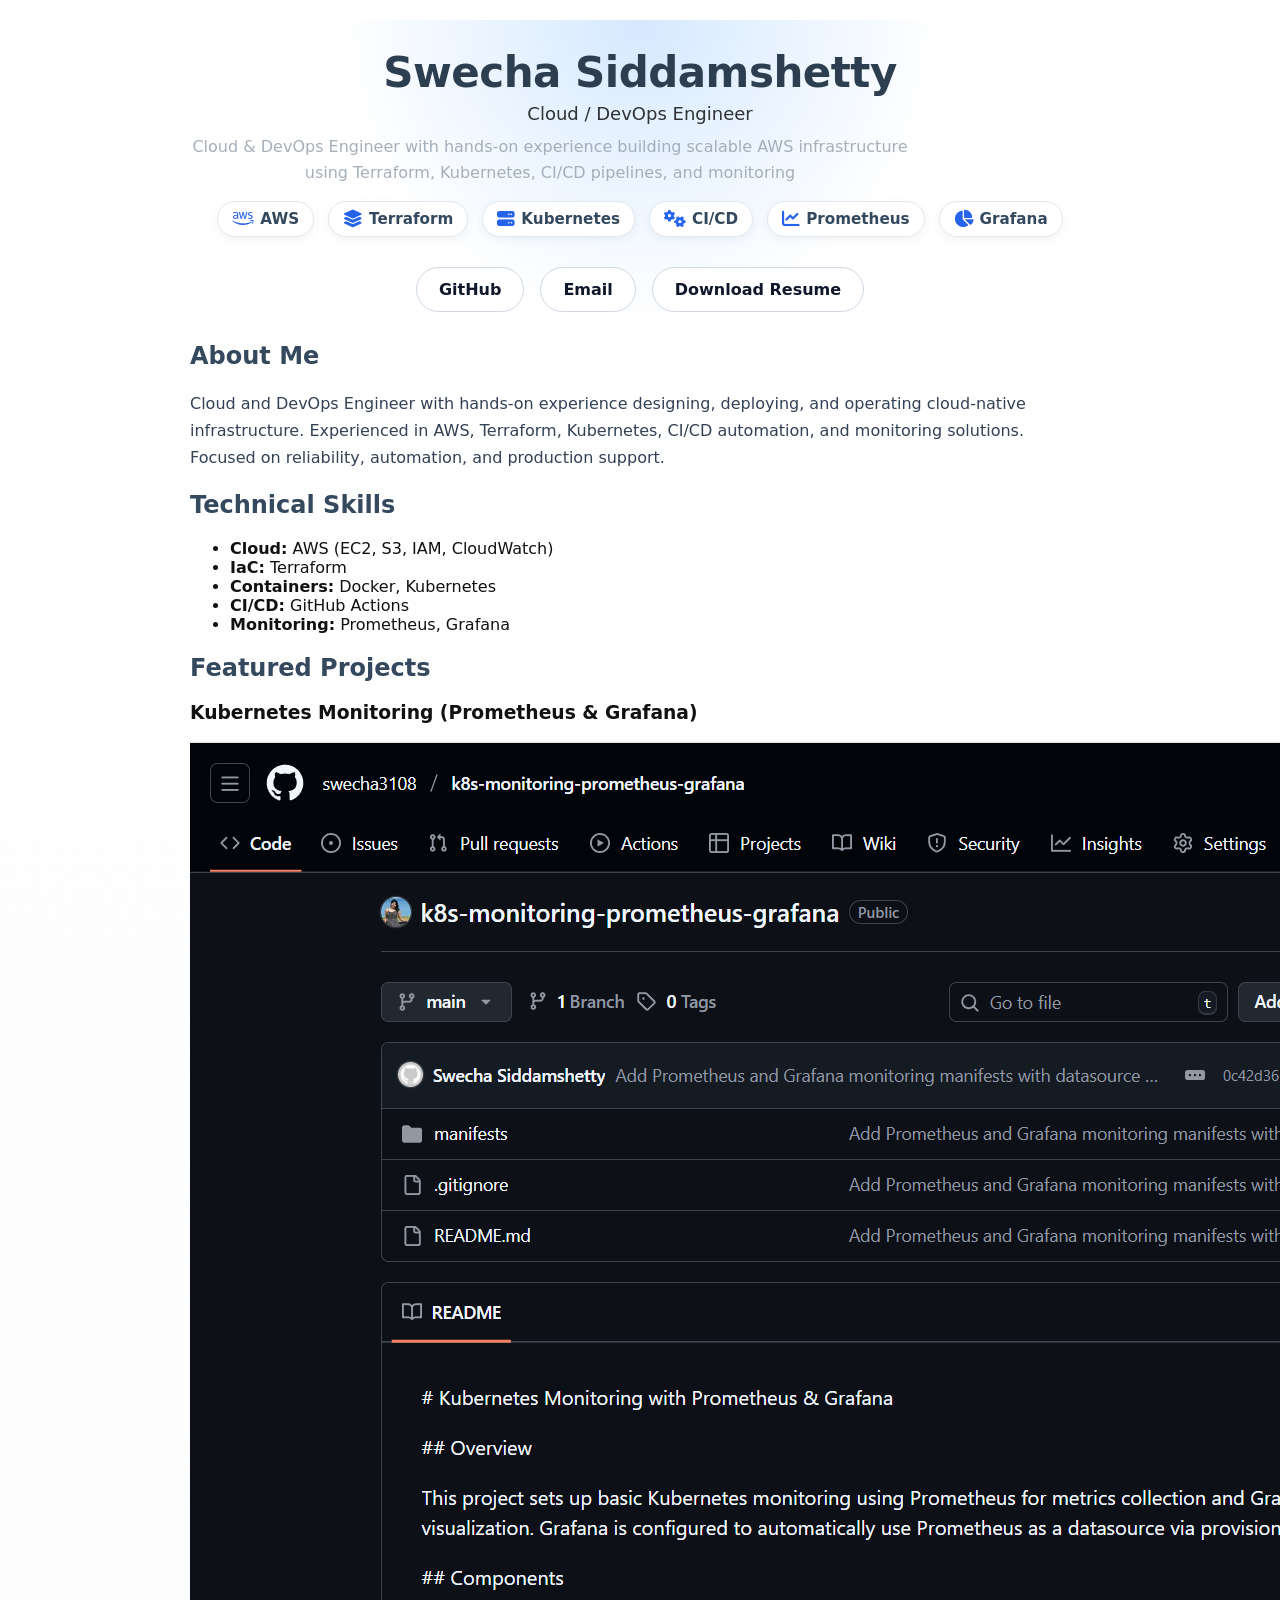
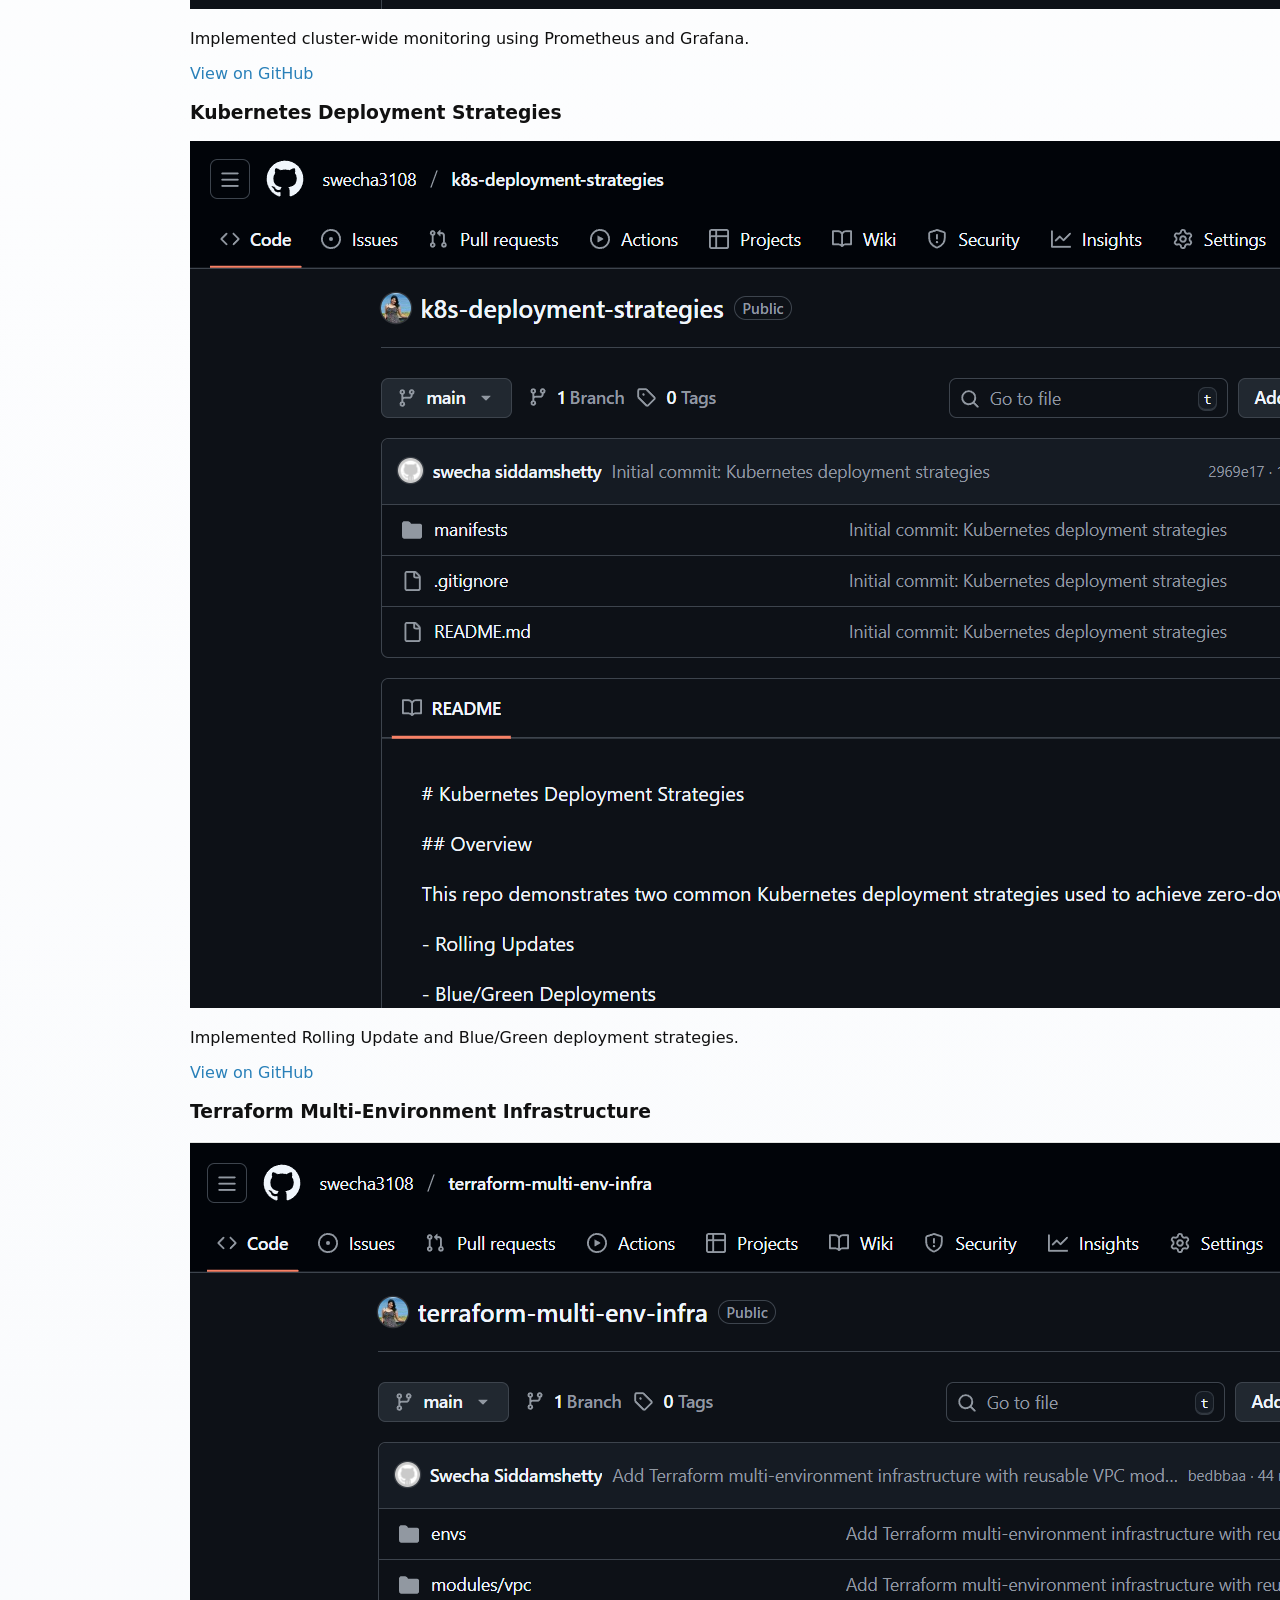
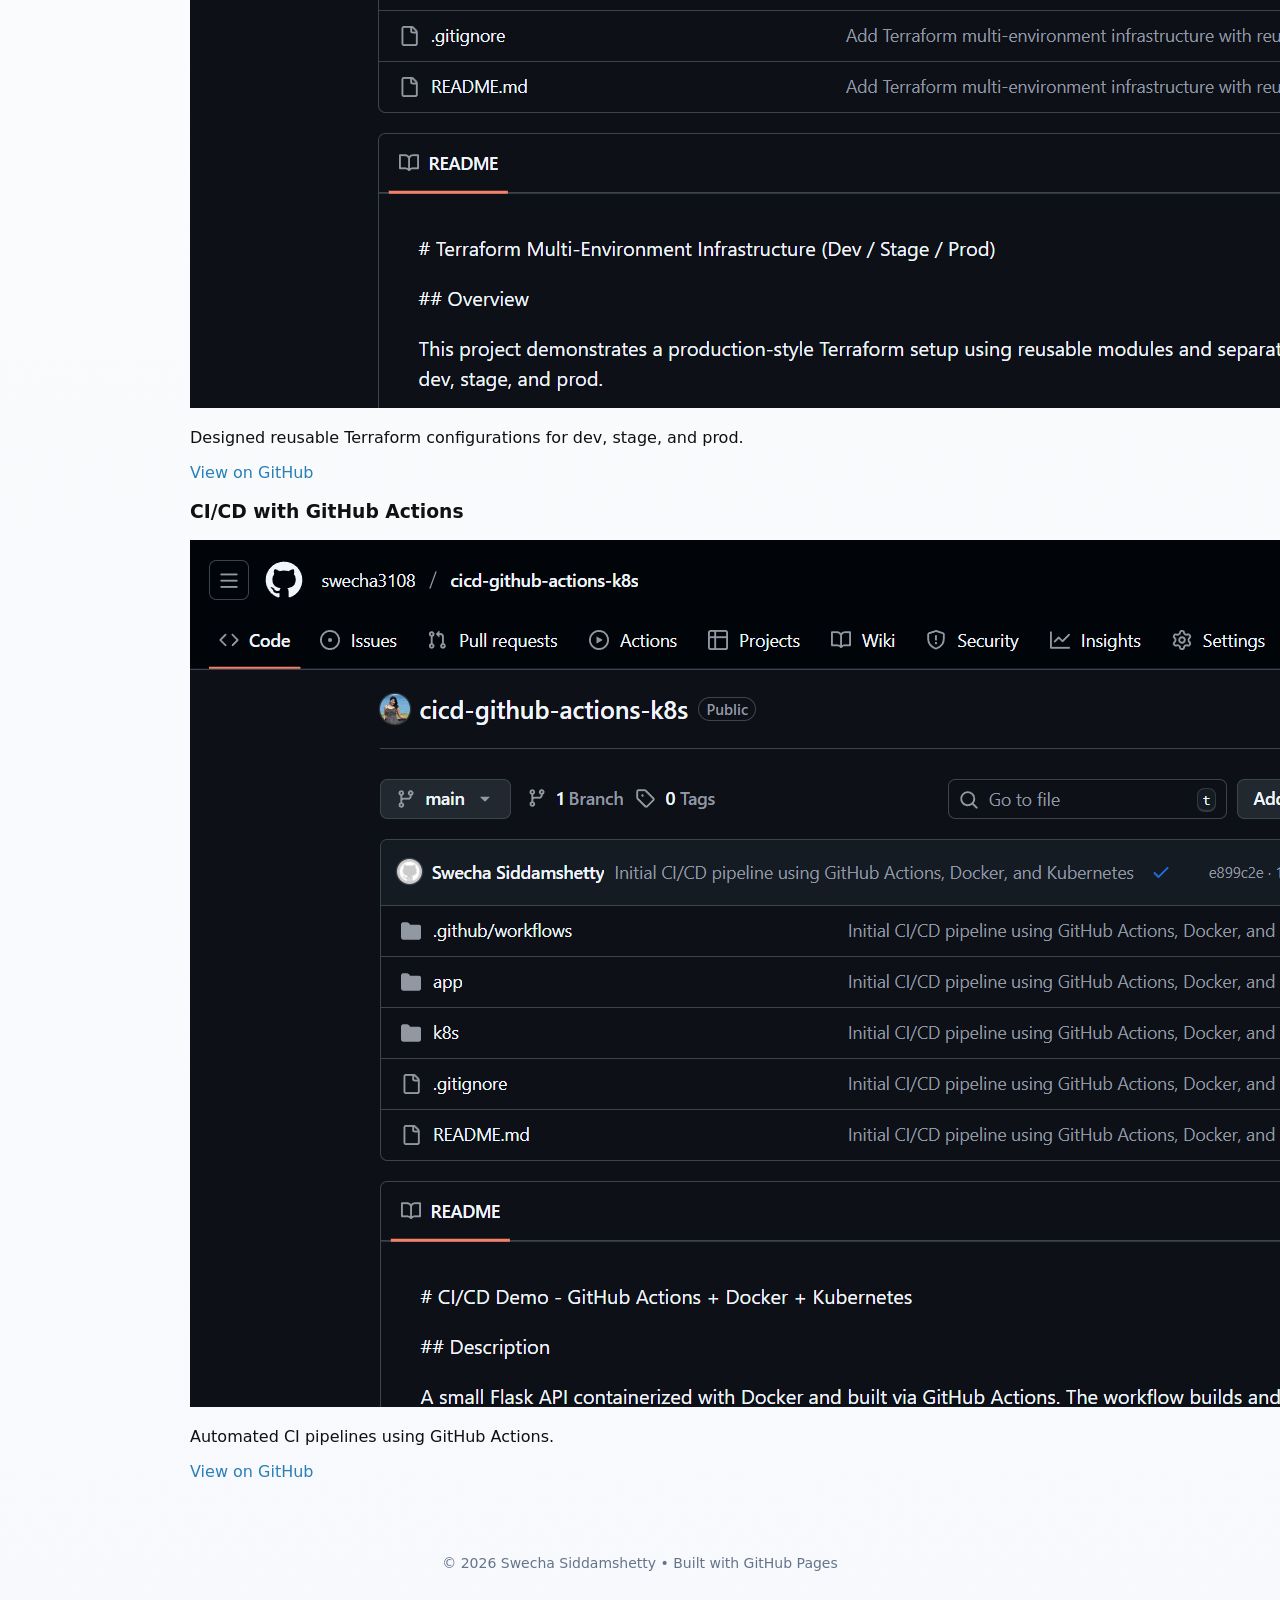
<file: index.html>
<!DOCTYPE html>
<html lang="en">
<head>
<link
  rel="stylesheet"
  href="https://cdnjs.cloudflare.com/ajax/libs/font-awesome/6.5.1/css/all.min.css"
/>
  <meta charset="UTF-8">
  <title>Swecha Siddamshetty | Cloud & DevOps Engineer</title>
  <link rel="stylesheet" href="https://cdnjs.cloudflare.com/ajax/libs/font-awesome/6.5.0/css/all.min.css">
  <link rel="stylesheet" href="style.css">
</head>
<body>
  <main>
    <header class="hero">
  <h1>Swecha Siddamshetty</h1>
  <p class="subtitle">Cloud / DevOps Engineer</p>

  <p class="tagline">
      Cloud & DevOps Engineer with hands-on experience building scalable AWS infrastructure using Terraform, Kubernetes, CI/CD pipelines, and monitoring
  </p>
<div class="icon-row">
  <span><i class="fa-brands fa-aws"></i> AWS</span>
  <span><i class="fa-solid fa-layer-group"></i> Terraform</span>
  <span><i class="fa-solid fa-server"></i> Kubernetes</span>
  <span><i class="fa-solid fa-gears"></i> CI/CD</span>
  <span><i class="fa-solid fa-chart-line"></i> Prometheus</span>
  <span><i class="fa-solid fa-chart-pie"></i> Grafana</span>
</div>
    


<div class="buttons">
  <a class="btn" href="https://github.com/swecha3108" target="_blank">GitHub</a>
  <a class="btn" href="mailto:Swecha.Siddamshetty@gmail.com">Email</a>
  <a class="btn" href="assets/resume.pdf" target="_blank" download>Download Resume</a>
</div>
</header>

<section id="about">
  <h2>About Me</h2>

  <p>
    Cloud and DevOps Engineer with hands-on experience designing, deploying, and operating cloud-native infrastructure.
    Experienced in AWS, Terraform, Kubernetes, CI/CD automation, and monitoring solutions.
    Focused on reliability, automation, and production support.
  </p>
</section>

<section id="skills">
  <h2>Technical Skills</h2>
  <ul>
    <li><strong>Cloud:</strong> AWS (EC2, S3, IAM, CloudWatch)</li>
    <li><strong>IaC:</strong> Terraform</li>
    <li><strong>Containers:</strong> Docker, Kubernetes</li>
    <li><strong>CI/CD:</strong> GitHub Actions</li>
    <li><strong>Monitoring:</strong> Prometheus, Grafana</li>
  </ul>
</section>

    
<section id=" projects">
  <h2>Featured Projects</h2>


  <h3>Kubernetes Monitoring (Prometheus & Grafana)</h3>
    <img src="assets/images/k8s-monitoring.png" class="project-img">
    <p>Implemented cluster-wide monitoring using Prometheus and Grafana.</p>
    <a href="https://github.com/swecha3108/k8s-monitoring-prometheus-grafana">View on GitHub</a>

    <h3>Kubernetes Deployment Strategies</h3>
    <img src="assets/images/k8s-strategies.png" class="project-img">
    <p>Implemented Rolling Update and Blue/Green deployment strategies.</p>
    <a href="https://github.com/swecha3108/k8s-deployment-strategies">View on GitHub</a>

    <h3>Terraform Multi-Environment Infrastructure</h3>
    <img src="assets/images/terraform-multi-env.png" class="project-img">
    <p>Designed reusable Terraform configurations for dev, stage, and prod.</p>
    <a href="https://github.com/swecha3108/terraform-multi-env-infra">View on GitHub</a>

    <h3>CI/CD with GitHub Actions</h3>
    <img src="assets/images/cicd-actions.png" class="project-img">
    <p>Automated CI pipelines using GitHub Actions.</p>
    <a href="https://github.com/swecha3108/cicd-github-actions-k8s">View on GitHub</a>


  </section>
  </main>
<footer class="footer">
  <p>© 2026 Swecha Siddamshetty • Built with GitHub Pages</p>
</footer>
</body>
</html>
</file>
<file: style.css>
body {
  font-family: system-ui, -apple-system, BlinkMacSystemFont, "Segoe UI", sans-serif;
  background: linear-gradient(180deg, #ffffff 0%, #f7f9fc 100%);
  color: #111;
  margin: 0;
  padding: 0;
}

.hero {
  padding: 90px 20px 60px;
  text-align: center;
  background: radial-gradient(circle at top, rgba(88,166,255,0.25), transparent 55%);
}

.hero h1 {
  font-size: 44px;
  margin: 0;
}

.hero h2 {
  margin: 10px 0 0;
  color: #58a6ff;
  font-size: 20px;
  font-weight: 600;
}

.tagline {
  max-width: 700px;
  margin: 18px auto 0;
  color: #9da7b3;
  font-size: 16px;
}

.hero-links {
  margin-top: 22px;
}

.hero-links a {
  display: inline-block;
  margin: 8px;
  padding: 12px 16px;
  border-radius: 10px;
  text-decoration: none;
  color: white;
  background: linear-gradient(135deg, #58a6ff, #8b5cf6);
}

  font-family: Arial, sans-serif;
  margin: 40px;
  background-color: #f9f9f9;
}

header {
  text-align: center;
  padding: 80px 20px 70px;
}

h1 {
  color: #2c3e50;
}

h2 {
  color: #34495e;
}

a {
  color: #2980b9;
  text-decoration: none;
}
.btn {
  display: inline-block;
  padding: 10px 14px;
  background: #2c3e50;
  color: white;
  border-radius: 8px;
  margin-top: 8px;
  text-decoration: none;
}

.btn:hover {
  opacity: 0.9;
}

.hero {
  padding: 28px 0 10px;
}

.hero h1 {
  font-size: 42px;
  margin: 0 0 6px;
  letter-spacing: -0.5px;
}

.subtitle {
  font-size: 18px;
  margin: 0 0 10px;
  opacity: 0.85;
}

.tagline {
  max-width: 720px;
  line-height: 1.6;
  margin: 0 0 14px;
  opacity: 0.9;
}

.links a {
  display: inline-block;
  margin-right: 12px;
  padding: 8px 12px;
  border: 1px solid #333;
  border-radius: 10px;
  text-decoration: none;
}

.links a:hover {
  background-color: #f5f5f5;
}

main {
  max-width: 900px;
  margin: 0 auto;
  padding: 20px;
}

.project {
  background: #fff;
  border: 1px solid #e6eaf2;
  border-radius: 12px;
  padding: 16px;
  margin: 14px 0;
}

.project h3 {
  margin: 0 0 8px 0;
}

.project p {
  margin: 6px 0;
}

.project a {
  text-decoration: none;
  font-weight: 600;
}

.skill-icons {
  display: flex;
  justify-content: center;
  gap: 10px;
  flex-wrap: wrap;
  margin: 14px auto 0;
}

.pill {
  border: 1px solid #d9e2ef;
  background: #ffffff;
  color: #2c3e50;
  padding: 7px 12px;
  border-radius: 999px;
  font-size: 0.95rem;
  font-weight: 600;
  box-shadow: 0 2px 8px rgba(0,0,0,0.04);
}

.icon-row {
  display: flex;
  gap: 14px;
  justify-content: center;
  margin-top: 16px;
}

.icon-row span {
  display: flex;
  align-items: center;
  gap: 6px;
  font-size: 0.95rem;
  font-weight: 600;
  color: #34495e;
  background: #ffffff;
  border: 1px solid #e2e8f0;
  padding: 8px 14px;
  border-radius: 999px;
  box-shadow: 0 3px 10px rgba(0,0,0,0.05);
}

.icon-row i {
  font-size: 1.1rem;
  color: #2563eb;
}

.buttons {
  display: flex;
  justify-content: center;
  gap: 16px;
  margin-top: 32px;   /* THIS pushes buttons downward */
}

.btn {
  padding: 12px 22px;
  border-radius: 999px;
  border: 1px solid #cfd8e3;
  background: white;
  color: #0f172a;
  font-weight: 500;
  text-decoration: none;
  transition: all 0.25s ease;
}

.btn:hover {
  background: #2563eb;       /* blue */
  color: white;
  transform: translateY(-3px);
  box-shadow: 0 10px 20px rgba(37, 99, 235, 0.25);
}

/* --- Action buttons container --- */
.buttons{
  margin-top: 22px;              /* pushes GitHub/Email/Resume down */
  display: flex;
  justify-content: center;
  gap: 16px;
  flex-wrap: wrap;
}

/* --- Button style --- */
.buttons .btn{
  display: inline-block;
  padding: 12px 22px;
  border-radius: 999px;
  border: 1px solid #cfd8e3;
  background: white;
  color: #0f172a;
  font-weight: 600;
  text-decoration: none;
  transition: all 0.25s ease;
}

.buttons .btn:hover{
  background: #2563eb;
  color: white;
  transform: translateY(-3px);
  box-shadow: 0 10px 20px rgba(37,99,235,0.25);
}

#about p{
  display: block;
  color: #334155;
  line-height: 1.7;
  margin-top: 10px;
}

.project-shot{
  width: 100%;
  border-radius: 14px;
  margin-top: 14px;
  border: 1px solid #e6eefc;
}

.footer{
  text-align: center;
  padding: 40px 0;
  color: #64748b;
  font-size: 14px;
}

/* ===== Featured Projects ===== */
#featured {
  margin-top: 30px;
}

.featured-grid {
  display: grid;
  grid-template-columns: repeat(auto-fit, minmax(240px, 1fr));
  gap: 18px;
  margin-top: 14px;
}

.card {
  background: #ffffff;
  border: 1px solid #e5eaf2;
  border-radius: 14px;
  padding: 16px;
  box-shadow: 0 6px 18px rgba(0,0,0,0.05);
  transition: transform 0.2s ease, box-shadow 0.2s ease;
}

.card:hover {
  transform: translateY(-4px);
  box-shadow: 0 12px 26px rgba(0,0,0,0.08);
}

.card h3 {
  margin: 0 0 8px 0;
}

.impact {
  margin: 0 0 10px 0;
  color: #334155;
  line-height: 1.5;
}

.tools {
  margin: 0 0 12px 0;
  color: #64748b;
  font-size: 0.95rem;
}

.card-actions {
  display: flex;
  gap: 10px;
}

.btn-sm {
  display: inline-block;
  padding: 8px 12px;
  border-radius: 10px;
  text-decoration: none;
  font-weight: 600;
  border: 1px solid #cfd8e3;
  color: #0f172a;
  background: #fff;
  transition: all 0.2s ease;
}

.btn-sm:hover {
  background: #2563eb;
  color: white;
  border-color: #2563eb;
}

.btn-sm.secondary {
  background: #f8fafc;
}

.profile-img {
  width: 160px;
  border-radius: 50%;
  margin: 15px 0;
}

.resume-btn {
  display: inline-block;
  margin-top: 10px;
  padding: 10px 16px;
  background-color: #007bff;
  color: white;
  text-decoration: none;
  border-radius: 5px;
}

.resume-btn:hover {
  background-color: #0056b3;
}

.profile-pic{
  width: 110px;
  height: 110px;
  border-radius: 50%;
  object-fit: cover;
}
</file>
